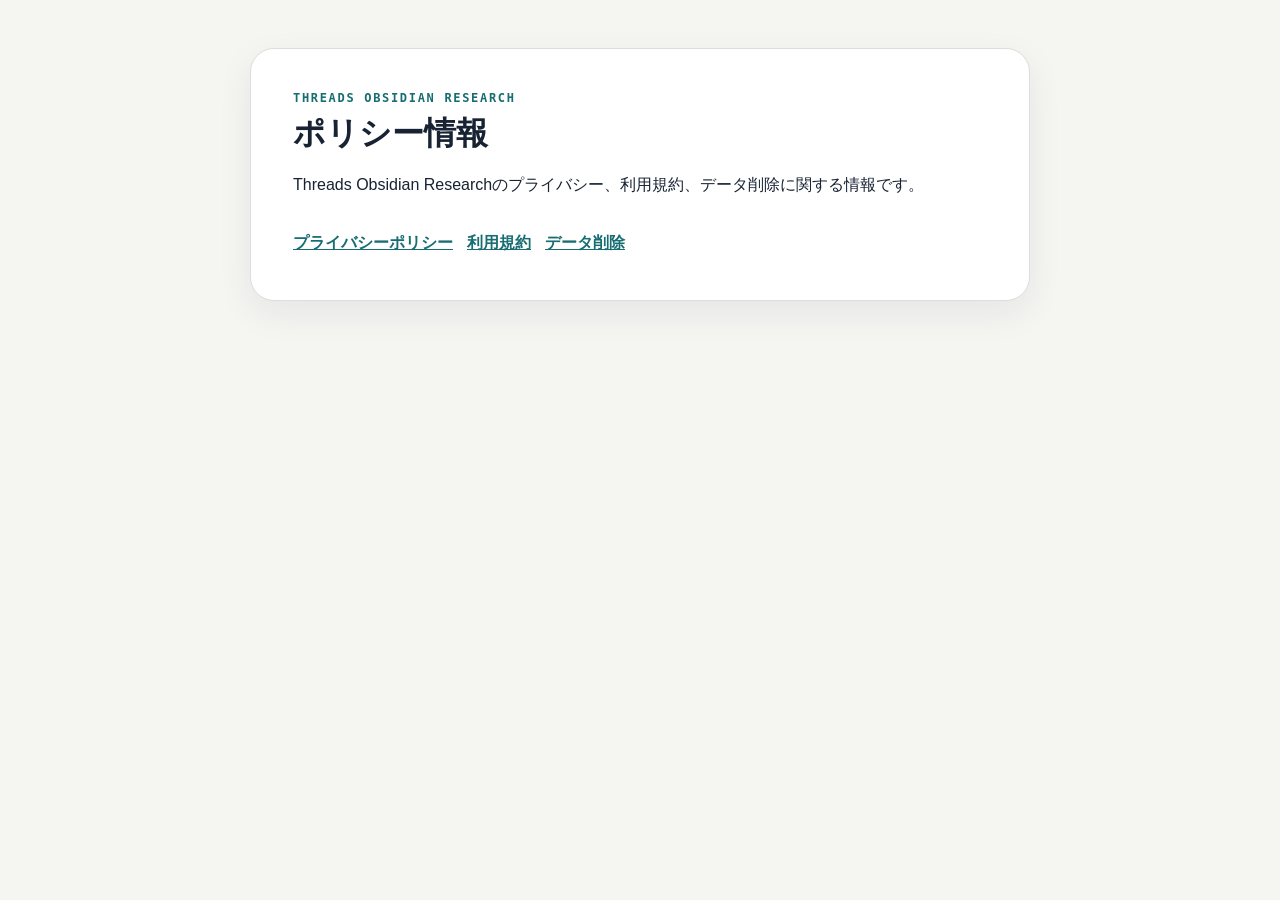
<file: index.html>
<!doctype html><html lang="ja"><head><meta charset="utf-8"><meta name="viewport" content="width=device-width,initial-scale=1"><meta name="robots" content="index,follow"><title>Threads Obsidian Research | Policies</title><link rel="stylesheet" href="styles.css"></head><body><main><article><p class="eyebrow">THREADS OBSIDIAN RESEARCH</p><h1>ポリシー情報</h1><p>Threads Obsidian Researchのプライバシー、利用規約、データ削除に関する情報です。</p><nav><a href="privacy.html">プライバシーポリシー</a><a href="terms.html">利用規約</a><a href="data-deletion.html">データ削除</a></nav></article></main></body></html>
</file>
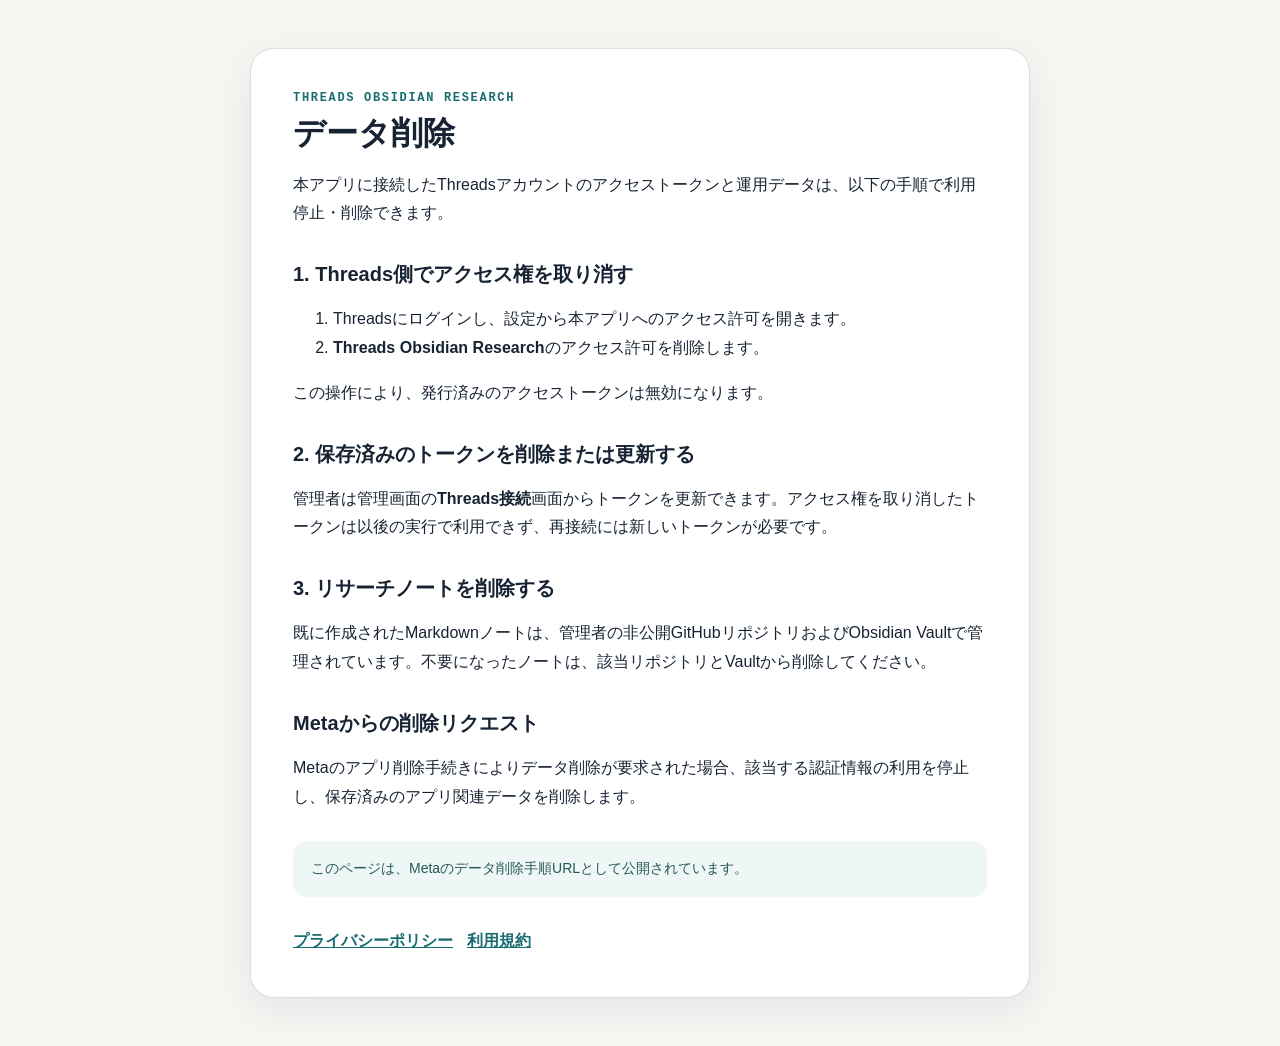
<file: data-deletion.html>
<!doctype html><html lang="ja"><head><meta charset="utf-8"><meta name="viewport" content="width=device-width,initial-scale=1"><meta name="robots" content="index,follow"><title>データ削除 | Threads Obsidian Research</title><meta property="og:title" content="データ削除 | Threads Obsidian Research"><meta property="og:description" content="Threads Obsidian Researchに接続したアカウントのデータ削除手順"><link rel="stylesheet" href="styles.css"></head><body><main><article><p class="eyebrow">THREADS OBSIDIAN RESEARCH</p><h1>データ削除</h1><p>本アプリに接続したThreadsアカウントのアクセストークンと運用データは、以下の手順で利用停止・削除できます。</p><h2>1. Threads側でアクセス権を取り消す</h2><ol><li>Threadsにログインし、設定から本アプリへのアクセス許可を開きます。</li><li><strong>Threads Obsidian Research</strong>のアクセス許可を削除します。</li></ol><p>この操作により、発行済みのアクセストークンは無効になります。</p><h2>2. 保存済みのトークンを削除または更新する</h2><p>管理者は管理画面の<strong>Threads接続</strong>画面からトークンを更新できます。アクセス権を取り消したトークンは以後の実行で利用できず、再接続には新しいトークンが必要です。</p><h2>3. リサーチノートを削除する</h2><p>既に作成されたMarkdownノートは、管理者の非公開GitHubリポジトリおよびObsidian Vaultで管理されています。不要になったノートは、該当リポジトリとVaultから削除してください。</p><h2>Metaからの削除リクエスト</h2><p>Metaのアプリ削除手続きによりデータ削除が要求された場合、該当する認証情報の利用を停止し、保存済みのアプリ関連データを削除します。</p><p class="notice">このページは、Metaのデータ削除手順URLとして公開されています。</p><nav><a href="privacy.html">プライバシーポリシー</a><a href="terms.html">利用規約</a></nav></article></main></body></html>
</file>
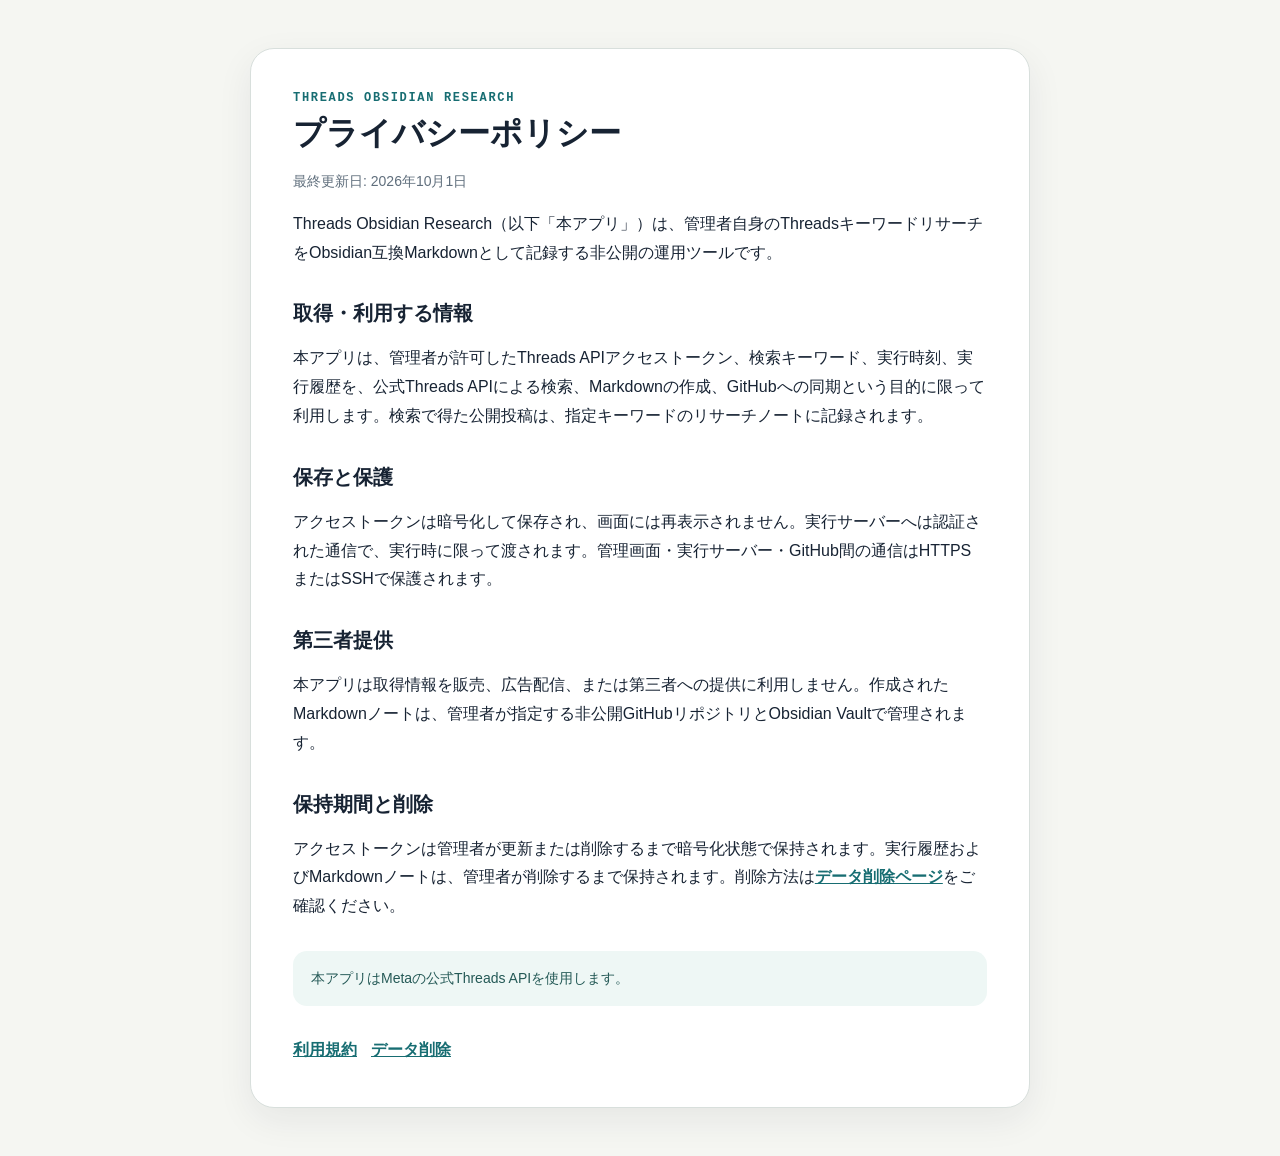
<file: privacy.html>
<!doctype html><html lang="ja"><head><meta charset="utf-8"><meta name="viewport" content="width=device-width,initial-scale=1"><meta name="robots" content="index,follow"><title>プライバシーポリシー | Threads Obsidian Research</title><meta property="og:title" content="プライバシーポリシー | Threads Obsidian Research"><meta property="og:description" content="Threads Obsidian Researchの個人情報の取扱いについて"><link rel="stylesheet" href="styles.css"></head><body><main><article><p class="eyebrow">THREADS OBSIDIAN RESEARCH</p><h1>プライバシーポリシー</h1><p class="muted">最終更新日: 2026年10月1日</p><p>Threads Obsidian Research（以下「本アプリ」）は、管理者自身のThreadsキーワードリサーチをObsidian互換Markdownとして記録する非公開の運用ツールです。</p><h2>取得・利用する情報</h2><p>本アプリは、管理者が許可したThreads APIアクセストークン、検索キーワード、実行時刻、実行履歴を、公式Threads APIによる検索、Markdownの作成、GitHubへの同期という目的に限って利用します。検索で得た公開投稿は、指定キーワードのリサーチノートに記録されます。</p><h2>保存と保護</h2><p>アクセストークンは暗号化して保存され、画面には再表示されません。実行サーバーへは認証された通信で、実行時に限って渡されます。管理画面・実行サーバー・GitHub間の通信はHTTPSまたはSSHで保護されます。</p><h2>第三者提供</h2><p>本アプリは取得情報を販売、広告配信、または第三者への提供に利用しません。作成されたMarkdownノートは、管理者が指定する非公開GitHubリポジトリとObsidian Vaultで管理されます。</p><h2>保持期間と削除</h2><p>アクセストークンは管理者が更新または削除するまで暗号化状態で保持されます。実行履歴およびMarkdownノートは、管理者が削除するまで保持されます。削除方法は<a href="data-deletion.html">データ削除ページ</a>をご確認ください。</p><p class="notice">本アプリはMetaの公式Threads APIを使用します。</p><nav><a href="terms.html">利用規約</a><a href="data-deletion.html">データ削除</a></nav></article></main></body></html>
</file>
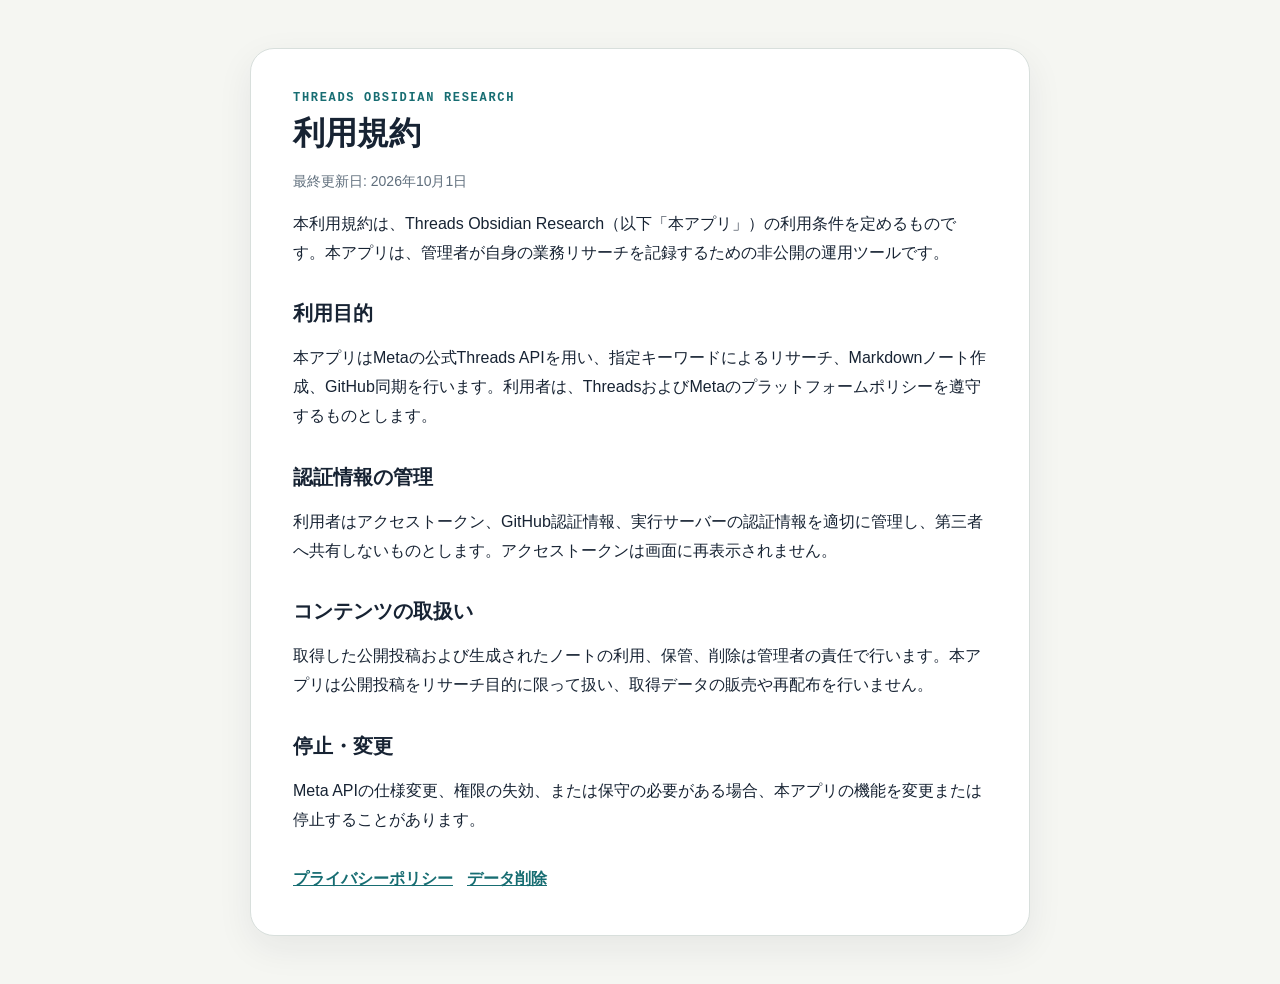
<file: terms.html>
<!doctype html><html lang="ja"><head><meta charset="utf-8"><meta name="viewport" content="width=device-width,initial-scale=1"><meta name="robots" content="index,follow"><title>利用規約 | Threads Obsidian Research</title><meta property="og:title" content="利用規約 | Threads Obsidian Research"><meta property="og:description" content="Threads Obsidian Researchの利用規約"><link rel="stylesheet" href="styles.css"></head><body><main><article><p class="eyebrow">THREADS OBSIDIAN RESEARCH</p><h1>利用規約</h1><p class="muted">最終更新日: 2026年10月1日</p><p>本利用規約は、Threads Obsidian Research（以下「本アプリ」）の利用条件を定めるものです。本アプリは、管理者が自身の業務リサーチを記録するための非公開の運用ツールです。</p><h2>利用目的</h2><p>本アプリはMetaの公式Threads APIを用い、指定キーワードによるリサーチ、Markdownノート作成、GitHub同期を行います。利用者は、ThreadsおよびMetaのプラットフォームポリシーを遵守するものとします。</p><h2>認証情報の管理</h2><p>利用者はアクセストークン、GitHub認証情報、実行サーバーの認証情報を適切に管理し、第三者へ共有しないものとします。アクセストークンは画面に再表示されません。</p><h2>コンテンツの取扱い</h2><p>取得した公開投稿および生成されたノートの利用、保管、削除は管理者の責任で行います。本アプリは公開投稿をリサーチ目的に限って扱い、取得データの販売や再配布を行いません。</p><h2>停止・変更</h2><p>Meta APIの仕様変更、権限の失効、または保守の必要がある場合、本アプリの機能を変更または停止することがあります。</p><nav><a href="privacy.html">プライバシーポリシー</a><a href="data-deletion.html">データ削除</a></nav></article></main></body></html>
</file>
<file: styles.css>
:root { color-scheme: light; --ink:#172333; --muted:#5f6e7c; --line:#d8dfdc; --teal:#176d72; --paper:#ffffff; --ground:#f5f6f2; }
* { box-sizing: border-box; }
body { margin:0; background:var(--ground); color:var(--ink); font-family:-apple-system,BlinkMacSystemFont,"Noto Sans JP","Hiragino Kaku Gothic ProN",sans-serif; line-height:1.8; }
main { width:min(780px,calc(100% - 32px)); margin:48px auto; }
article { background:var(--paper); border:1px solid var(--line); border-radius:24px; padding:42px; box-shadow:0 12px 36px rgba(23,35,51,.07); }
.eyebrow { margin:0; color:var(--teal); font:700 12px ui-monospace,SFMono-Regular,Menlo,monospace; letter-spacing:.14em; }
h1 { margin:8px 0 4px; font-size:32px; line-height:1.3; }
h2 { margin:32px 0 8px; font-size:20px; line-height:1.45; }
p, li { font-size:16px; }
a { color:var(--teal); font-weight:700; }
.muted { color:var(--muted); font-size:14px; }
.notice { margin-top:30px; padding:15px 18px; border-radius:14px; background:#eef7f5; color:#245956; font-size:14px; }
nav { margin-top:30px; display:flex; flex-wrap:wrap; gap:14px; }
@media (max-width:600px) { main { width:min(100% - 24px,780px); margin:12px auto; } article { padding:28px 20px; border-radius:18px; } h1 { font-size:27px; } }
</file>
